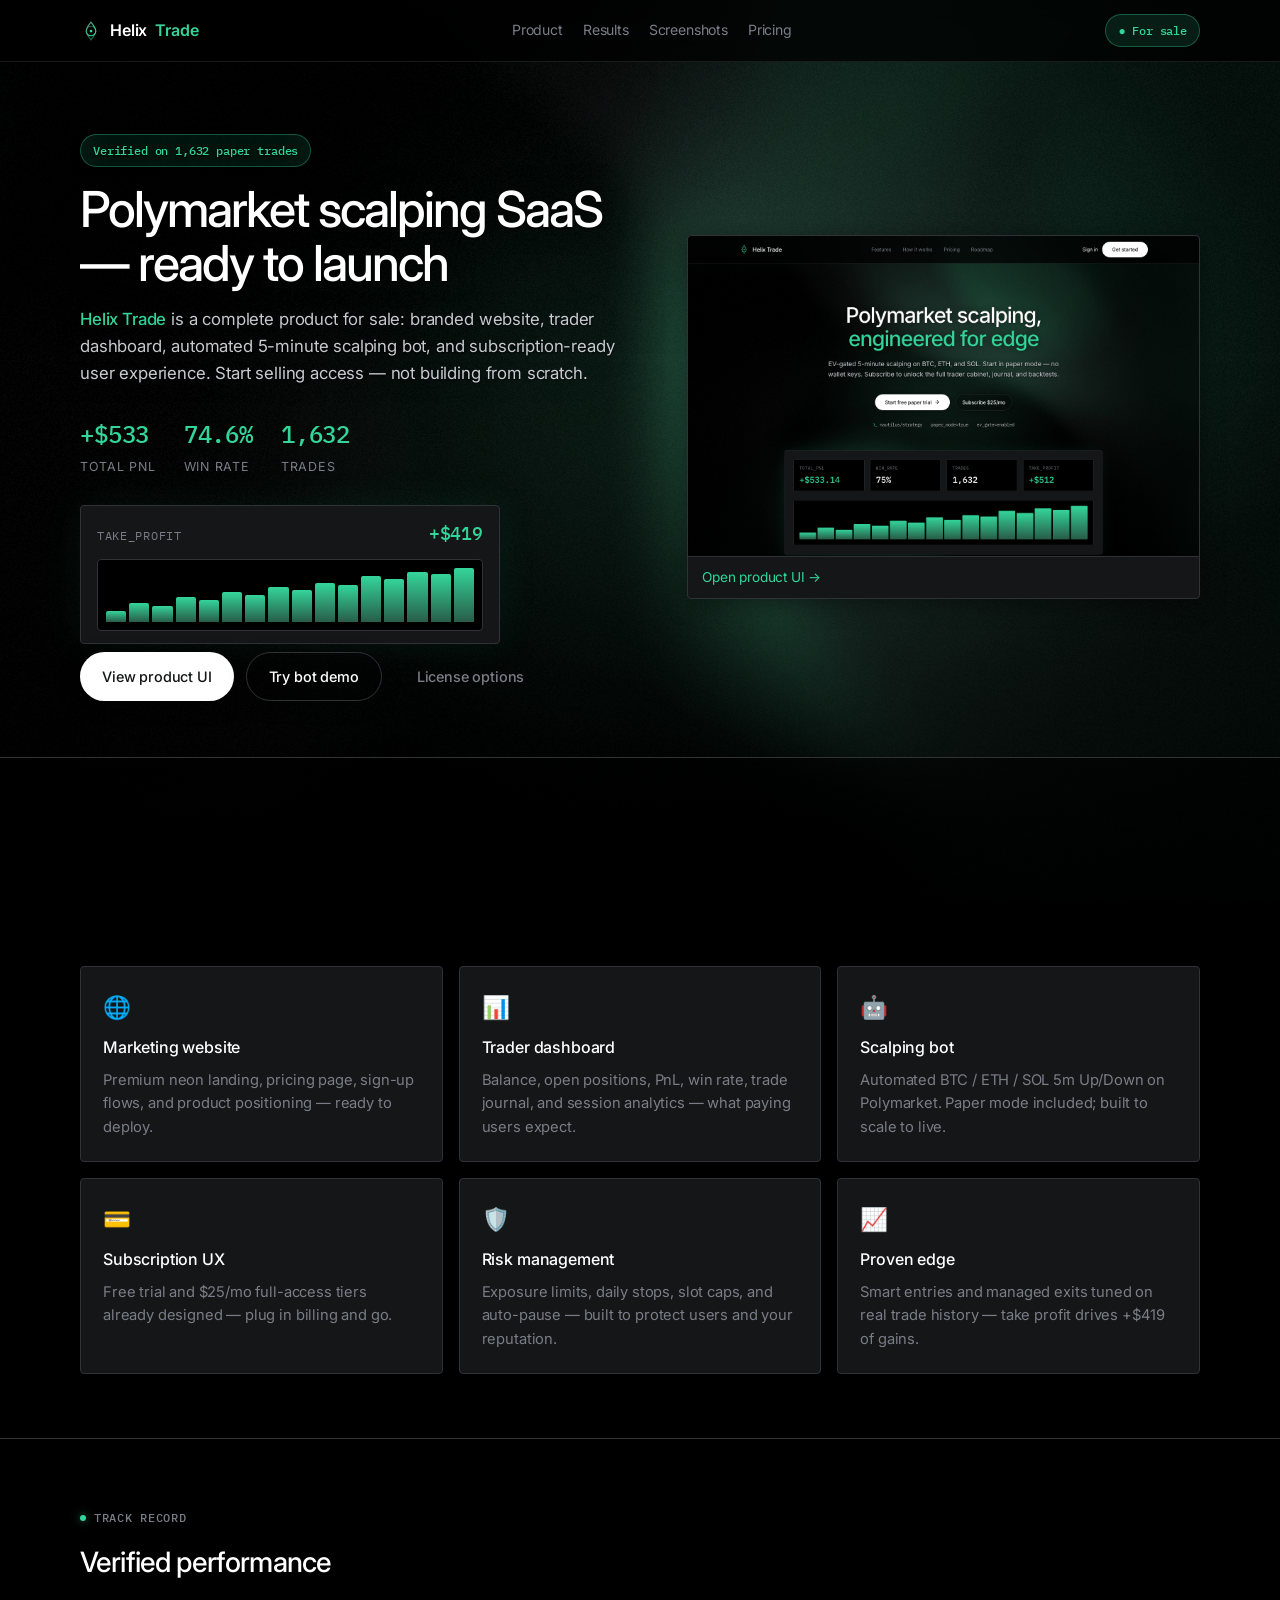
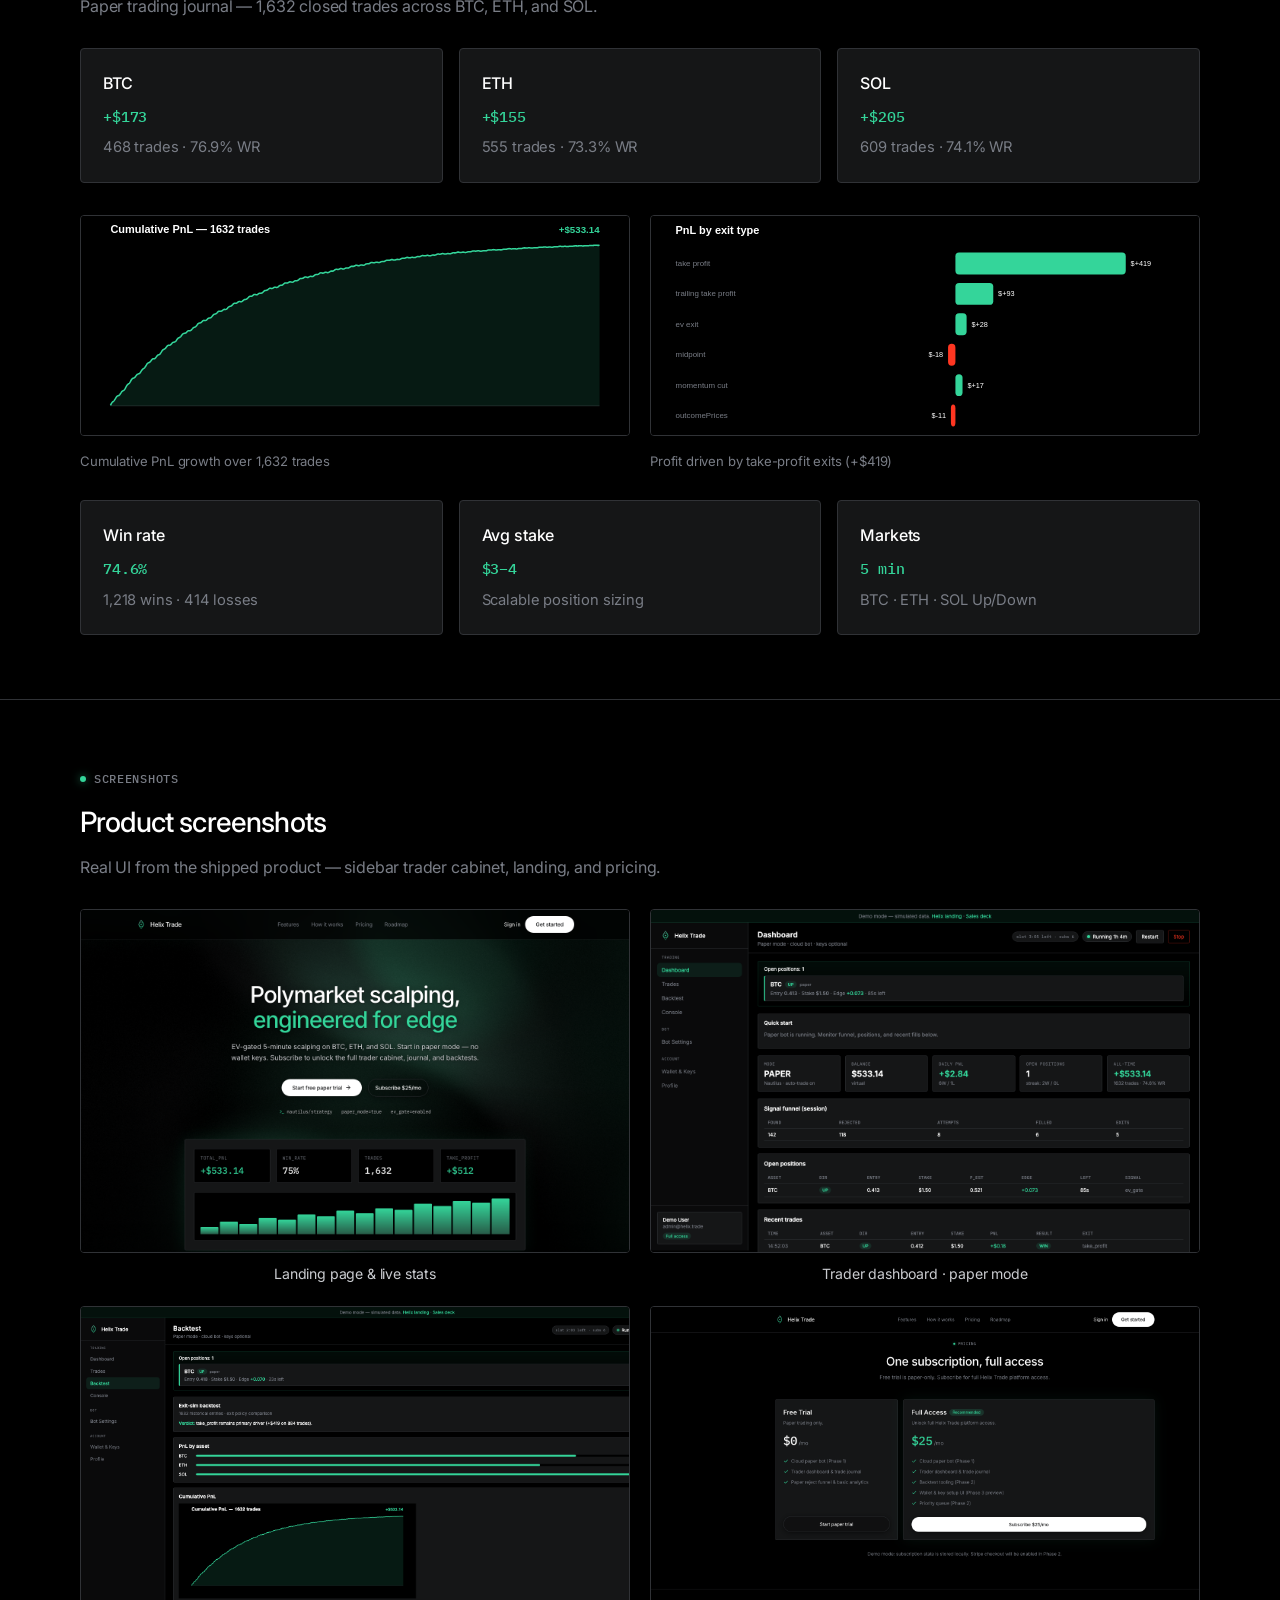
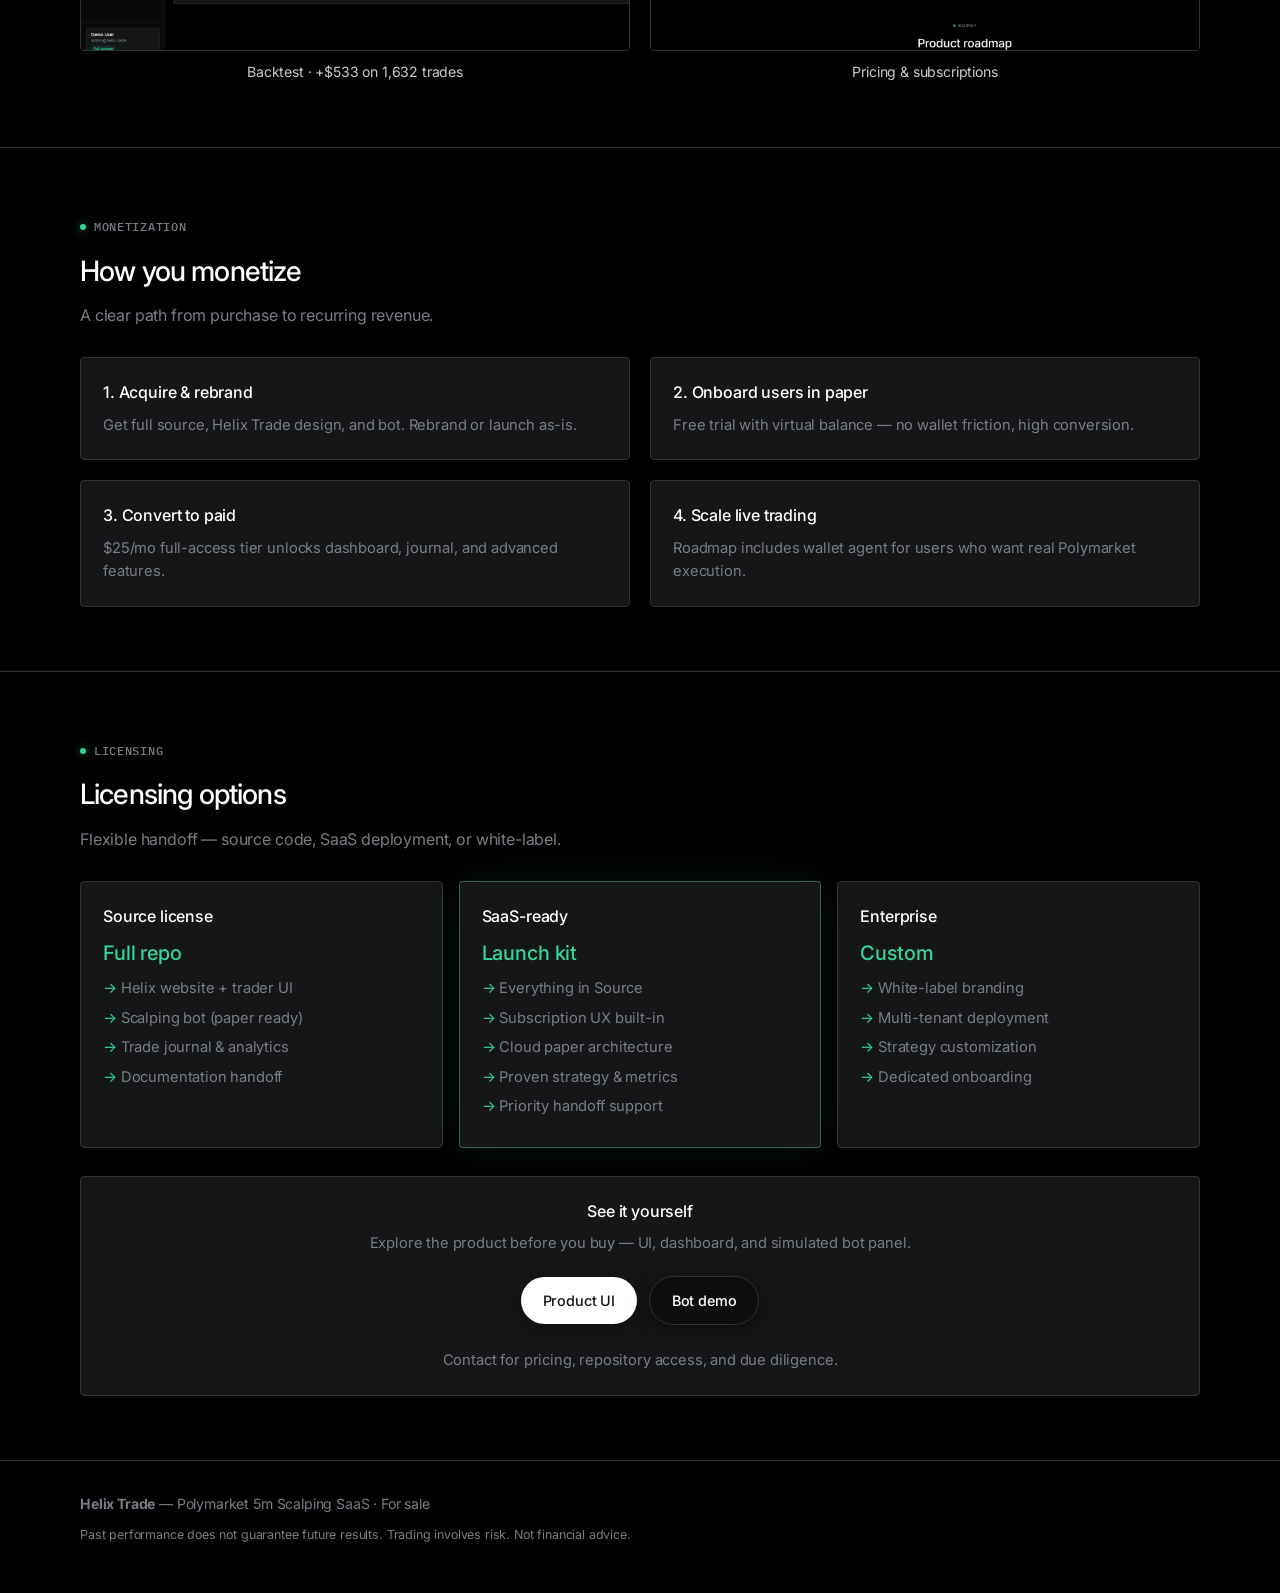
<file: index.html>
<!DOCTYPE html>
<html lang="en">
<head>
  <meta charset="UTF-8" />
  <meta name="viewport" content="width=device-width, initial-scale=1.0" />
  <title>Helix Trade — Polymarket Scalping SaaS (For Sale)</title>
  <meta name="description" content="Buy Helix Trade: turnkey Polymarket 5m scalping SaaS. +$533 PnL, 74.6% win rate, 1,632 trades. Website, bot, dashboard, subscription UX included." />
  <link rel="icon" href="assets/helix.svg" type="image/svg+xml" />
  <link rel="preconnect" href="https://fonts.googleapis.com" />
  <link rel="preconnect" href="https://fonts.gstatic.com" crossorigin />
  <link href="https://fonts.googleapis.com/css2?family=IBM+Plex+Mono:wght@400;500;600&family=Inter:wght@400;500;600&display=swap" rel="stylesheet" />
  <link rel="stylesheet" href="assets/css/style.css" />
</head>
<body>
  <div id="velaris-bg" class="velaris-bg" aria-hidden="true"></div>

  <div class="deck-shell">
  <nav id="deck-nav">
    <div class="container nav-inner">
      <a class="logo" href="./">
        <img src="assets/helix.svg" alt="" width="22" height="22" />
        Helix <span>Trade</span>
      </a>
      <div class="nav-links">
        <a class="nav-link" href="#product">Product</a>
        <a class="nav-link" href="#results">Results</a>
        <a class="nav-link" href="#screenshots">Screenshots</a>
        <a class="nav-link" href="#pricing">Pricing</a>
      </div>
      <span class="badge-profit">● For sale</span>
    </div>
  </nav>

  <header class="hero">
    <div class="container hero-grid">
      <div>
        <span class="badge-profit hero-enter" style="--d:0">Verified on 1,632 paper trades</span>
        <h1 class="hero-enter" style="--d:1">Polymarket scalping SaaS — ready to launch</h1>
        <p class="lead hero-enter" style="--d:2">
          <strong>Helix Trade</strong> is a complete product for sale: branded website, trader dashboard,
          automated 5-minute scalping bot, and subscription-ready user experience.
          Start selling access — not building from scratch.
        </p>
        <div class="hero-stats hero-enter" style="--d:3">
          <div class="stat"><div class="val" data-count-up="533" data-prefix="+$" data-count-immediate="true">+$533</div><div class="lbl">Total PnL</div></div>
          <div class="stat"><div class="val" data-count-up="74.6" data-suffix="%" data-decimals="1" data-count-immediate="true">74.6%</div><div class="lbl">Win rate</div></div>
          <div class="stat"><div class="val" data-count-up="1632" data-count-immediate="true">1,632</div><div class="lbl">Trades</div></div>
        </div>
        <div class="hero-chart-panel hero-enter helix-glow" style="--d:4">
          <div class="hero-chart-meta">
            <span class="hero-chart-label">take_profit</span>
            <span class="hero-chart-val" data-count-up="419" data-prefix="+$" data-count-immediate="true">+$419</span>
          </div>
          <div class="hero-chart-bars" aria-hidden="true"></div>
        </div>
        <div class="cta-row hero-enter" style="--d:5">
          <a class="btn btn-primary" href="helix/">View product UI</a>
          <a class="btn btn-secondary" href="demo/">Try bot demo</a>
          <a class="btn btn-ghost" href="#pricing">License options</a>
        </div>
      </div>
      <div class="hero-preview hero-enter" style="--d:3">
        <a class="preview-card shot-link helix-glow" href="helix/">
          <img src="assets/screenshots/01-helix-landing.png" alt="Helix Trade landing page" />
          <span class="preview-cta">Open product UI →</span>
        </a>
      </div>
    </div>
  </header>

  <section id="product">
    <div class="container">
      <div data-reveal>
        <p class="tag-badge">Product</p>
        <h2 class="section-title">Everything included</h2>
        <p class="section-sub">One purchase. Full stack. Ready for your brand, your users, your revenue.</p>
      </div>
      <div class="grid-3" data-stagger>
        <div class="card neon-card-interactive stagger-item">
          <div class="icon">🌐</div>
          <h3>Marketing website</h3>
          <p>Premium neon landing, pricing page, sign-up flows, and product positioning — ready to deploy.</p>
        </div>
        <div class="card neon-card-interactive stagger-item">
          <div class="icon">📊</div>
          <h3>Trader dashboard</h3>
          <p>Balance, open positions, PnL, win rate, trade journal, and session analytics — what paying users expect.</p>
        </div>
        <div class="card neon-card-interactive stagger-item">
          <div class="icon">🤖</div>
          <h3>Scalping bot</h3>
          <p>Automated BTC / ETH / SOL 5m Up/Down on Polymarket. Paper mode included; built to scale to live.</p>
        </div>
        <div class="card neon-card-interactive stagger-item">
          <div class="icon">💳</div>
          <h3>Subscription UX</h3>
          <p>Free trial and $25/mo full-access tiers already designed — plug in billing and go.</p>
        </div>
        <div class="card neon-card-interactive stagger-item">
          <div class="icon">🛡️</div>
          <h3>Risk management</h3>
          <p>Exposure limits, daily stops, slot caps, and auto-pause — built to protect users and your reputation.</p>
        </div>
        <div class="card neon-card-interactive stagger-item">
          <div class="icon">📈</div>
          <h3>Proven edge</h3>
          <p>Smart entries and managed exits tuned on real trade history — take profit drives +$419 of gains.</p>
        </div>
      </div>
    </div>
  </section>

  <section id="results">
    <div class="container">
      <div data-reveal>
        <p class="tag-badge">Track record</p>
        <h2 class="section-title">Verified performance</h2>
        <p class="section-sub">Paper trading journal — 1,632 closed trades across BTC, ETH, and SOL.</p>
      </div>

      <div class="grid-3" data-stagger style="margin-bottom:32px">
        <div class="card neon-card-interactive stagger-item"><h3>BTC</h3><p class="metric-val" data-count-up="173" data-prefix="+$">+$173</p><p>468 trades · 76.9% WR</p></div>
        <div class="card neon-card-interactive stagger-item"><h3>ETH</h3><p class="metric-val" data-count-up="155" data-prefix="+$">+$155</p><p>555 trades · 73.3% WR</p></div>
        <div class="card neon-card-interactive stagger-item"><h3>SOL</h3><p class="metric-val" data-count-up="205" data-prefix="+$">+$205</p><p>609 trades · 74.1% WR</p></div>
      </div>

      <div class="grid-2" data-stagger="0.12">
        <div class="shot-block stagger-item">
          <object type="image/svg+xml" data="assets/screenshots/06-cumulative-pnl-real.svg"></object>
          <p class="shot-caption">Cumulative PnL growth over 1,632 trades</p>
        </div>
        <div class="shot-block stagger-item">
          <object type="image/svg+xml" data="assets/screenshots/07-exit-pnl-real.svg"></object>
          <p class="shot-caption">Profit driven by take-profit exits (+$419)</p>
        </div>
      </div>

      <div class="grid-3" data-stagger style="margin-top:28px">
        <div class="card neon-card-interactive stagger-item"><h3>Win rate</h3><p class="metric-val" data-count-up="74.6" data-suffix="%" data-decimals="1">74.6%</p><p>1,218 wins · 414 losses</p></div>
        <div class="card neon-card-interactive stagger-item"><h3>Avg stake</h3><p class="metric-val">$3–4</p><p>Scalable position sizing</p></div>
        <div class="card neon-card-interactive stagger-item"><h3>Markets</h3><p class="metric-val">5 min</p><p>BTC · ETH · SOL Up/Down</p></div>
      </div>
    </div>
  </section>

  <section id="screenshots">
    <div class="container">
      <div data-reveal>
        <p class="tag-badge">Screenshots</p>
        <h2 class="section-title">Product screenshots</h2>
        <p class="section-sub">Real UI from the shipped product — sidebar trader cabinet, landing, and pricing.</p>
      </div>

      <div class="shot-grid" data-stagger="0.1">
        <figure class="shot-card stagger-item neon-card-interactive">
          <a href="helix/"><img src="assets/screenshots/01-helix-landing.png" alt="Helix Trade landing" loading="lazy" /></a>
          <figcaption>Landing page & live stats</figcaption>
        </figure>
        <figure class="shot-card stagger-item neon-card-interactive">
          <a href="demo/"><img src="assets/screenshots/02-dashboard.png" alt="Trader dashboard" loading="lazy" /></a>
          <figcaption>Trader dashboard · paper mode</figcaption>
        </figure>
        <figure class="shot-card stagger-item neon-card-interactive">
          <a href="demo/"><img src="assets/screenshots/03-backtest.png" alt="Backtest analytics" loading="lazy" /></a>
          <figcaption>Backtest · +$533 on 1,632 trades</figcaption>
        </figure>
        <figure class="shot-card stagger-item neon-card-interactive">
          <a href="helix/#pricing"><img src="assets/screenshots/04-pricing.png" alt="Pricing page" loading="lazy" /></a>
          <figcaption>Pricing & subscriptions</figcaption>
        </figure>
      </div>
    </div>
  </section>

  <section id="how">
    <div class="container">
      <div data-reveal>
        <p class="tag-badge">Monetization</p>
        <h2 class="section-title">How you monetize</h2>
        <p class="section-sub">A clear path from purchase to recurring revenue.</p>
      </div>
      <div class="grid-2" data-stagger>
        <div class="card neon-card-interactive stagger-item">
          <h3>1. Acquire & rebrand</h3>
          <p>Get full source, Helix Trade design, and bot. Rebrand or launch as-is.</p>
        </div>
        <div class="card neon-card-interactive stagger-item">
          <h3>2. Onboard users in paper</h3>
          <p>Free trial with virtual balance — no wallet friction, high conversion.</p>
        </div>
        <div class="card neon-card-interactive stagger-item">
          <h3>3. Convert to paid</h3>
          <p>$25/mo full-access tier unlocks dashboard, journal, and advanced features.</p>
        </div>
        <div class="card neon-card-interactive stagger-item">
          <h3>4. Scale live trading</h3>
          <p>Roadmap includes wallet agent for users who want real Polymarket execution.</p>
        </div>
      </div>
    </div>
  </section>

  <section id="pricing" class="pricing">
    <div class="container">
      <div data-reveal>
        <p class="tag-badge">Licensing</p>
        <h2 class="section-title">Licensing options</h2>
        <p class="section-sub">Flexible handoff — source code, SaaS deployment, or white-label.</p>
      </div>
      <div class="grid-3" data-stagger="0.12">
        <div class="card price-card neon-card-interactive stagger-item">
          <h3>Source license</h3>
          <div class="price">Full repo</div>
          <ul>
            <li>Helix website + trader UI</li>
            <li>Scalping bot (paper ready)</li>
            <li>Trade journal & analytics</li>
            <li>Documentation handoff</li>
          </ul>
        </div>
        <div class="card price-card featured neon-card-interactive stagger-item">
          <h3>SaaS-ready</h3>
          <div class="price">Launch kit</div>
          <ul>
            <li>Everything in Source</li>
            <li>Subscription UX built-in</li>
            <li>Cloud paper architecture</li>
            <li>Proven strategy & metrics</li>
            <li>Priority handoff support</li>
          </ul>
        </div>
        <div class="card price-card neon-card-interactive stagger-item">
          <h3>Enterprise</h3>
          <div class="price">Custom</div>
          <ul>
            <li>White-label branding</li>
            <li>Multi-tenant deployment</li>
            <li>Strategy customization</li>
            <li>Dedicated onboarding</li>
          </ul>
        </div>
      </div>

      <div class="card cta-card neon-card-interactive" data-reveal>
        <h3>See it yourself</h3>
        <p>Explore the product before you buy — UI, dashboard, and simulated bot panel.</p>
        <p style="margin-top:16px">
          <a class="btn btn-primary" href="helix/">Product UI</a>
          <a class="btn btn-secondary" href="demo/">Bot demo</a>
        </p>
        <p class="muted" style="margin-top:20px">Contact for pricing, repository access, and due diligence.</p>
      </div>
    </div>
  </section>

  <footer>
    <div class="container">
      <p><strong>Helix Trade</strong> — Polymarket 5m Scalping SaaS · For sale</p>
      <p class="disclaimer">Past performance does not guarantee future results. Trading involves risk. Not financial advice.</p>
    </div>
  </footer>
  </div>

  <script src="assets/js/velaris-bg.js"></script>
  <script src="assets/js/deck.js"></script>
</body>
</html>
</file>
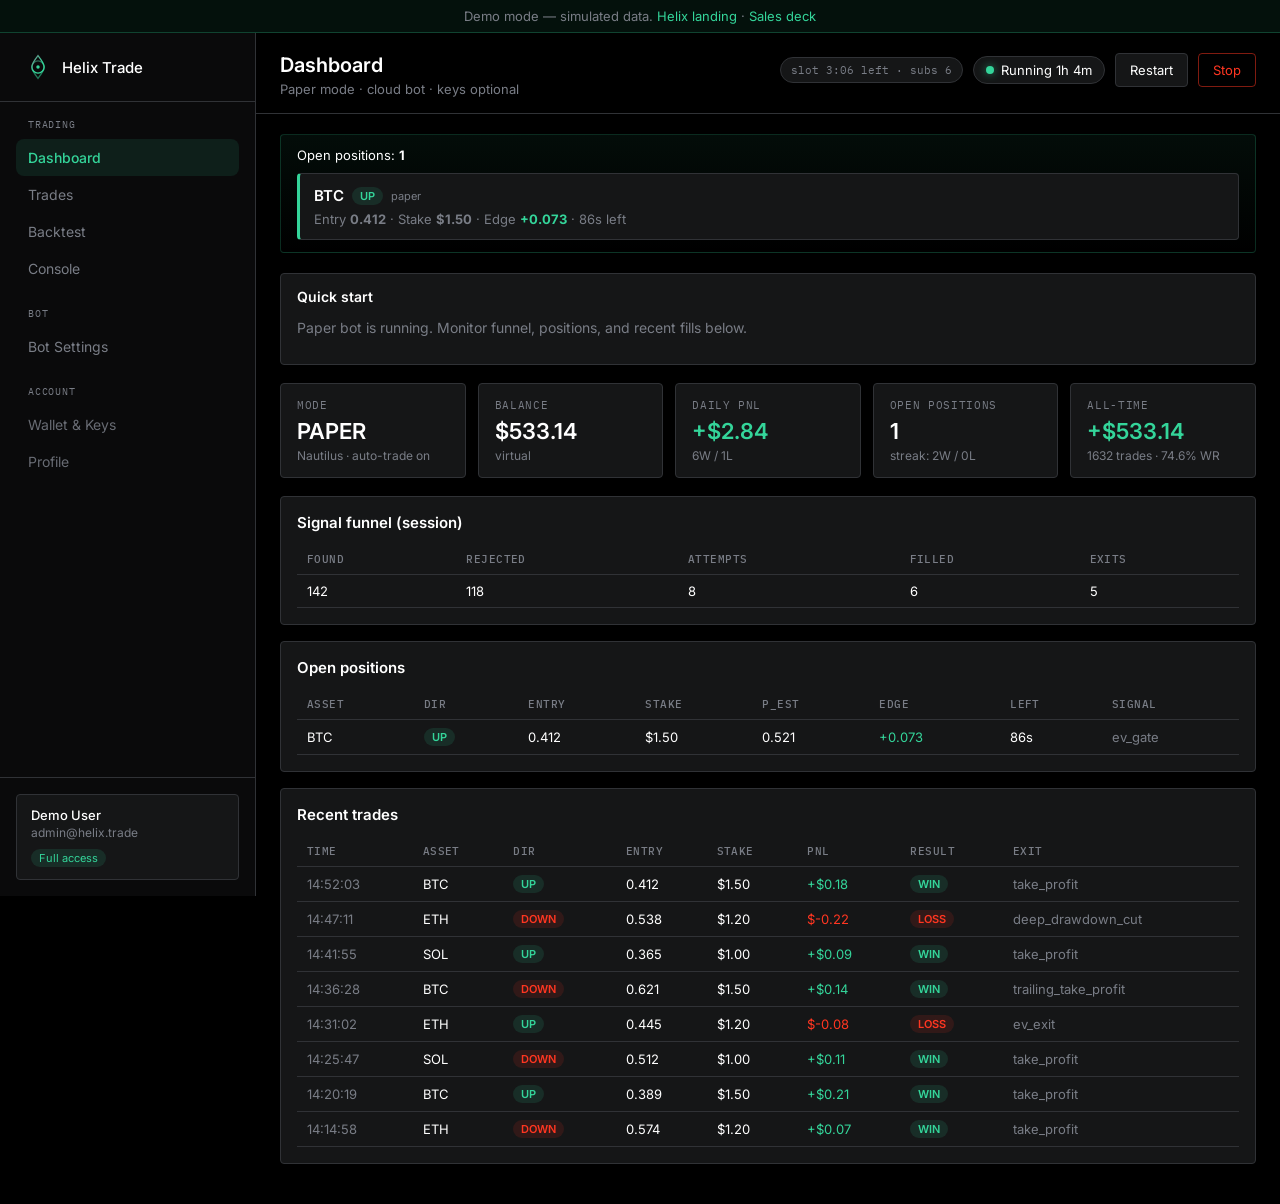
<file: demo/index.html>
<!DOCTYPE html>
<html lang="en">
<head>
  <meta charset="UTF-8" />
  <meta name="viewport" content="width=device-width, initial-scale=1.0" />
  <title>Helix Trade — Dashboard Demo</title>
  <meta name="description" content="Helix Trade trader cabinet demo — Polymarket 5m scalping bot simulation." />
  <link rel="icon" href="../assets/helix.svg" type="image/svg+xml" />
  <link rel="preconnect" href="https://fonts.googleapis.com" />
  <link rel="preconnect" href="https://fonts.gstatic.com" crossorigin />
  <link href="https://fonts.googleapis.com/css2?family=IBM+Plex+Mono:wght@400;500&family=Inter:wght@400;500;600&display=swap" rel="stylesheet" />
  <link rel="stylesheet" href="../assets/css/demo.css" />
</head>
<body>
  <div class="demo-banner">
    Demo mode — simulated data. <a href="../helix/">Helix landing</a> · <a href="../index.html">Sales deck</a>
  </div>

  <div class="app-shell">
    <aside class="sidebar">
      <div class="sidebar-brand">
        <img src="../assets/helix.svg" alt="" width="28" height="28" />
        <span>Helix Trade</span>
      </div>

      <nav class="sidebar-nav">
        <p class="nav-section">Trading</p>
        <button type="button" class="nav-item active" data-tab="dashboard">Dashboard</button>
        <button type="button" class="nav-item" data-tab="trades">Trades</button>
        <button type="button" class="nav-item" data-tab="backtest">Backtest</button>
        <button type="button" class="nav-item" data-tab="console">Console</button>

        <p class="nav-section">Bot</p>
        <button type="button" class="nav-item" data-tab="settings">Bot Settings</button>

        <p class="nav-section">Account</p>
        <button type="button" class="nav-item nav-item-muted" data-tab="wallet">Wallet & Keys</button>
        <button type="button" class="nav-item nav-item-muted" data-tab="profile">Profile</button>
      </nav>

      <div class="sidebar-user">
        <div class="user-card">
          <p class="user-name">Demo User</p>
          <p class="user-email">admin@helix.trade</p>
          <span class="user-plan">Full access</span>
        </div>
      </div>
    </aside>

    <div class="main-col">
      <header class="main-header">
        <div>
          <h1 class="page-title" id="page-title">Dashboard</h1>
          <p class="page-sub">Paper mode · cloud bot · keys optional</p>
        </div>
        <div class="toolbar">
          <span class="nautilus-pill dim" id="nautilus-pill">slot 3:07 left · subs 6</span>
          <span class="status-pill">
            <span class="dot on" id="status-dot"></span>
            <span id="status-text">Running 1h 4m</span>
          </span>
          <button class="btn" id="btn-restart">Restart</button>
          <button class="btn btn-danger" id="btn-stop">Stop</button>
          <button class="btn btn-primary" id="btn-start" style="display:none">Start</button>
        </div>
      </header>

      <main class="main-content">
        <div class="open-pos-bar" id="open-pos-bar">
          <p class="open-pos-label">Open positions: <strong>1</strong></p>
          <div class="pos-card pos-up">
            <div class="pos-card-head">
              <span class="pos-asset" id="pos-card-asset">BTC</span>
              <span class="badge up" id="pos-card-dir">UP</span>
              <span class="dim pos-paper">paper</span>
            </div>
            <p class="pos-meta dim">
              Entry <strong id="pos-card-entry">0.412</strong> ·
              Stake <strong id="pos-card-stake">$1.50</strong> ·
              Edge <strong class="green-text" id="pos-card-edge">+0.073</strong> ·
              <span id="pos-card-time">87s</span> left
            </p>
          </div>
        </div>

        <div class="tab-panel active" id="tab-dashboard">
          <div class="quick-card">
            <p class="quick-title">Quick start</p>
            <p class="dim">Paper bot is running. Monitor funnel, positions, and recent fills below.</p>
          </div>

          <div class="cards">
            <div class="stat-card">
              <p class="label">Mode</p>
              <p class="value" id="val-mode">PAPER</p>
              <p class="sub" id="sub-mode">Nautilus · auto-trade on</p>
            </div>
            <div class="stat-card">
              <p class="label">Balance</p>
              <p class="value" id="val-balance">$533.14</p>
              <p class="sub" id="sub-balance">virtual</p>
            </div>
            <div class="stat-card">
              <p class="label">Daily PnL</p>
              <p class="value green-text" id="val-daily">+$2.84</p>
              <p class="sub" id="sub-daily">6W / 1L</p>
            </div>
            <div class="stat-card">
              <p class="label">Open positions</p>
              <p class="value" id="val-open">1</p>
              <p class="sub" id="sub-open">streak: 2W / 0L</p>
            </div>
            <div class="stat-card">
              <p class="label">All-time</p>
              <p class="value green-text" id="val-total">+$533.14</p>
              <p class="sub" id="sub-total">1632 trades · 74.6% WR</p>
            </div>
          </div>

          <div class="panel">
            <h3>Signal funnel (session)</h3>
            <table>
              <thead>
                <tr><th>Found</th><th>Rejected</th><th>Attempts</th><th>Filled</th><th>Exits</th></tr>
              </thead>
              <tbody>
                <tr>
                  <td id="f-found">142</td>
                  <td id="f-rejected">118</td>
                  <td id="f-attempted">8</td>
                  <td id="f-filled">6</td>
                  <td id="f-exits">5</td>
                </tr>
              </tbody>
            </table>
          </div>

          <div class="panel">
            <h3>Open positions</h3>
            <div class="table-wrap">
              <table>
                <thead>
                  <tr>
                    <th>Asset</th><th>Dir</th><th>Entry</th><th>Stake</th>
                    <th>p_est</th><th>edge</th><th>Left</th><th>Signal</th>
                  </tr>
                </thead>
                <tbody id="positions-tbody"></tbody>
              </table>
            </div>
          </div>

          <div class="panel">
            <h3>Recent trades</h3>
            <div class="table-wrap">
              <table>
                <thead>
                  <tr>
                    <th>Time</th><th>Asset</th><th>Dir</th><th>Entry</th>
                    <th>Stake</th><th>PnL</th><th>Result</th><th>Exit</th>
                  </tr>
                </thead>
                <tbody id="trades-tbody"></tbody>
              </table>
            </div>
          </div>
        </div>

        <div class="tab-panel" id="tab-trades">
          <div class="panel">
            <h3>Trade history</h3>
            <p class="dim panel-desc">1632 closed · paper · 74.6% WR (1218W / 414L)</p>
            <div class="table-wrap">
              <table>
                <thead>
                  <tr>
                    <th>Time</th><th>Asset</th><th>Dir</th><th>Entry</th>
                    <th>Stake</th><th>PnL</th><th>Result</th><th>Exit</th>
                  </tr>
                </thead>
                <tbody id="trades-tbody-full"></tbody>
              </table>
            </div>
          </div>
          <div class="cards cards-3">
            <div class="stat-card"><p class="label">Total PnL</p><p class="value green-text">+$533.14</p></div>
            <div class="stat-card"><p class="label">Win rate</p><p class="value">74.6%</p></div>
            <div class="stat-card"><p class="label">Best exit</p><p class="value green-text">take_profit</p><p class="sub">+$419 · 884 trades</p></div>
          </div>
        </div>

        <div class="tab-panel" id="tab-backtest">
          <div class="panel">
            <h3>Exit-sim backtest</h3>
            <p class="dim panel-desc">1632 historical entries · exit policy comparison</p>
            <p class="verdict"><strong class="green-text">Verdict:</strong> take_profit remains primary driver (+$419 on 884 trades).</p>
          </div>
          <div class="panel">
            <h3>PnL by asset</h3>
            <div class="asset-bars">
              <div class="asset-row"><span>BTC</span><div class="bar-track"><div class="bar-fill" style="width:84%"></div></div><span class="green-text">+$172.69</span><span class="dim">468 · 76.9%</span></div>
              <div class="asset-row"><span>ETH</span><div class="bar-track"><div class="bar-fill" style="width:76%"></div></div><span class="green-text">+$155.45</span><span class="dim">555 · 73.3%</span></div>
              <div class="asset-row"><span>SOL</span><div class="bar-track"><div class="bar-fill" style="width:100%"></div></div><span class="green-text">+$205.00</span><span class="dim">609 · 74.1%</span></div>
            </div>
          </div>
          <div class="panel">
            <h3>Cumulative PnL</h3>
            <object type="image/svg+xml" data="../assets/screenshots/06-cumulative-pnl-real.svg" class="chart-object"></object>
          </div>
        </div>

        <div class="tab-panel" id="tab-console">
          <div class="console-toolbar">
            <span class="status-pill"><span class="dot on"></span> connected</span>
            <button type="button" class="chip active">All</button>
            <button type="button" class="chip">Orders</button>
            <button type="button" class="chip">Scan</button>
            <button type="button" class="chip">Filters</button>
          </div>
          <div class="console" id="console-box"></div>
        </div>

        <div class="tab-panel" id="tab-settings">
          <div class="panel">
            <p class="dim panel-desc">Strategy parameters preview — full controls in source handoff.</p>
          </div>
          <details class="settings-group" open>
            <summary>General</summary>
            <div class="field"><span>PAPER_TRADE</span><label class="toggle"><input type="checkbox" checked /><span class="slider"></span></label></div>
            <div class="field"><span>AUTO_TRADE</span><label class="toggle"><input type="checkbox" checked /><span class="slider"></span></label></div>
            <div class="field"><span>ASSETS</span><span class="dim">BTC, ETH, SOL</span></div>
          </details>
          <details class="settings-group" open>
            <summary>EV gate</summary>
            <div class="field"><span>MIN_EDGE</span><span>0.07</span></div>
            <div class="field"><span>ENTRY_SECONDS_LEFT_MAX</span><span>180</span></div>
            <div class="field"><span>MAX_UP_PER_SLOT</span><span>1</span></div>
          </details>
          <details class="settings-group">
            <summary>Exit policy</summary>
            <div class="field"><span>TAKE_PROFIT_PCT</span><span>0.07</span></div>
            <div class="field"><span>DEEP_DRAWDOWN_CUT</span><span>0.26</span></div>
            <div class="field"><span>TRAILING_TP</span><label class="toggle"><input type="checkbox" checked /><span class="slider"></span></label></div>
          </details>
        </div>

        <div class="tab-panel" id="tab-wallet">
          <div class="panel placeholder-panel">
            <h3>Wallet & Keys</h3>
            <p class="dim">Phase 3 — CLOB keys via desktop agent. Available in full product handoff.</p>
            <a class="link-btn" href="../helix/">See Helix UI →</a>
          </div>
        </div>

        <div class="tab-panel" id="tab-profile">
          <div class="panel placeholder-panel">
            <h3>Profile & subscription</h3>
            <p class="dim">Full Access · $25/mo · paper trial included.</p>
            <a class="link-btn" href="../helix/">See pricing →</a>
          </div>
        </div>
      </main>
    </div>
  </div>

  <nav class="mobile-nav">
    <button type="button" class="mobile-nav-item active" data-tab="dashboard">Home</button>
    <button type="button" class="mobile-nav-item" data-tab="trades">Trades</button>
    <button type="button" class="mobile-nav-item" data-tab="console">Console</button>
    <button type="button" class="mobile-nav-item" data-tab="settings">Settings</button>
  </nav>

  <script src="../assets/js/demo.js"></script>
</body>
</html>
</file>
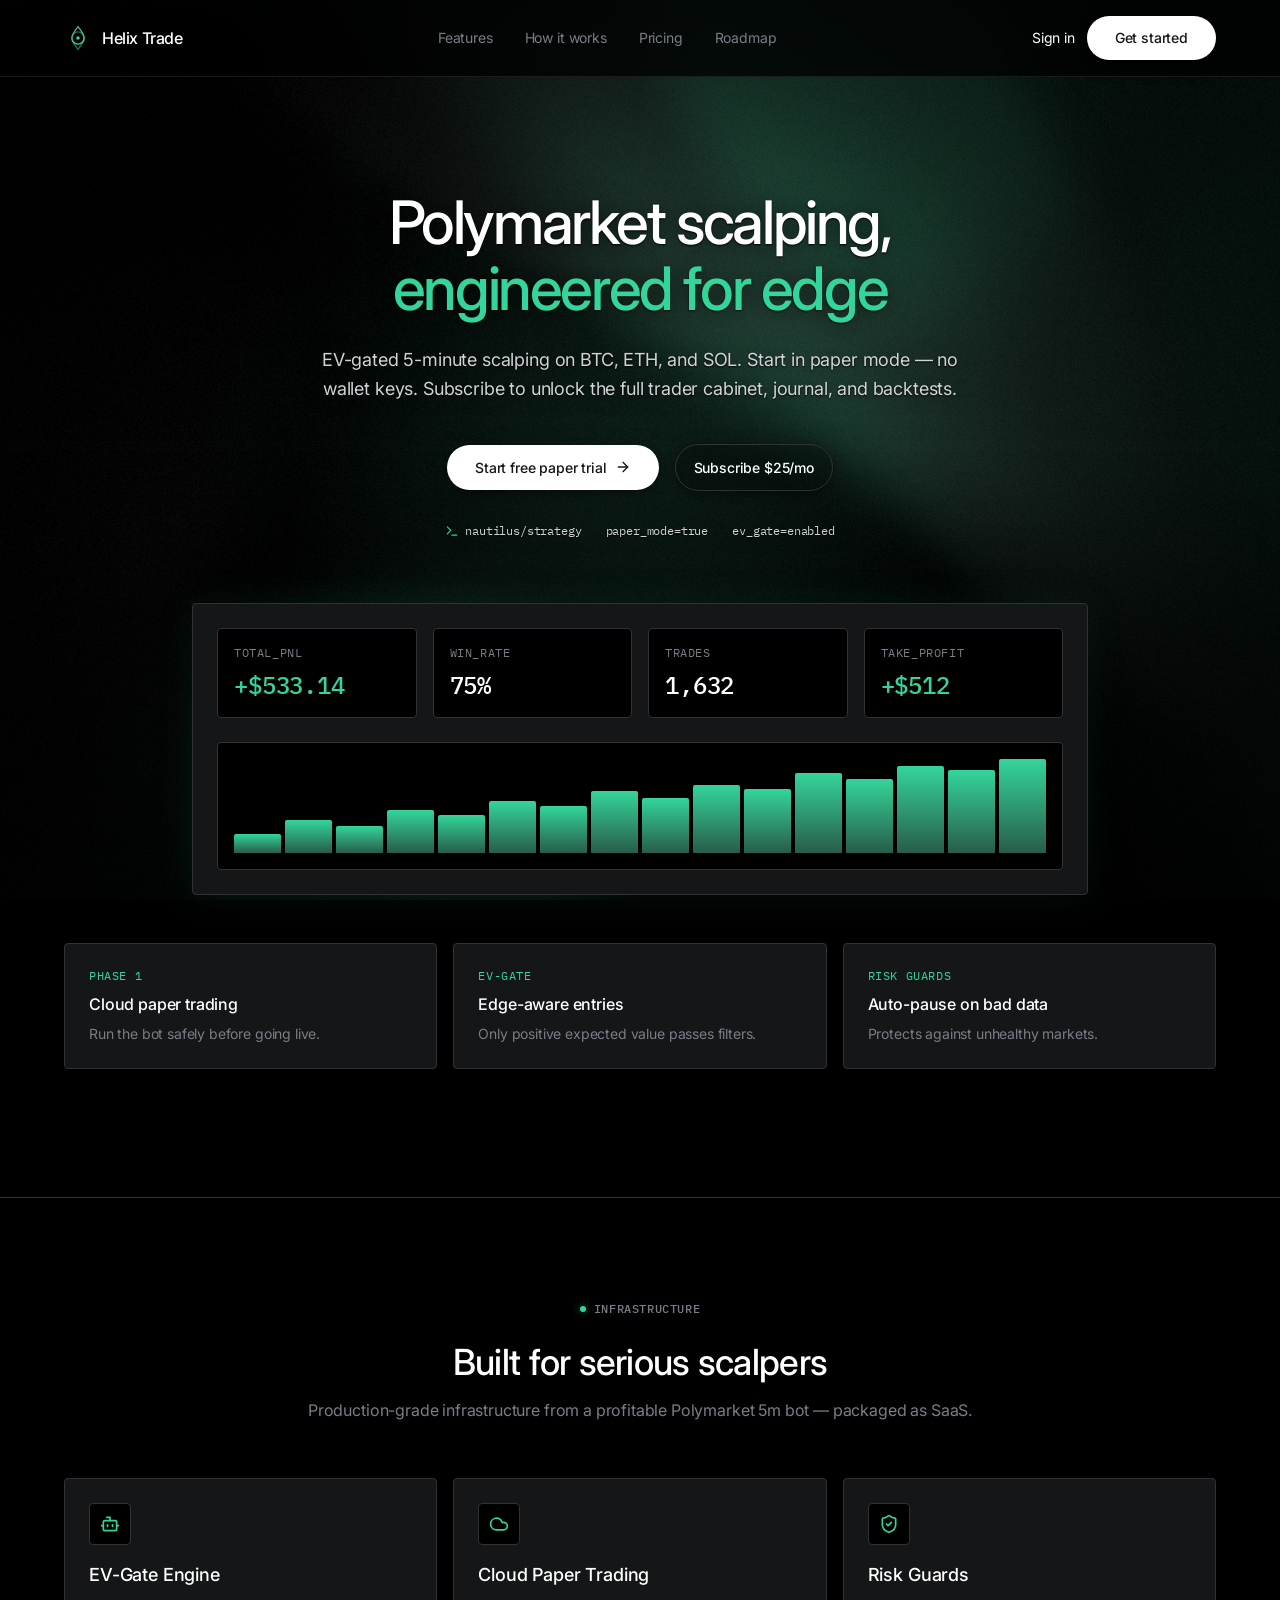
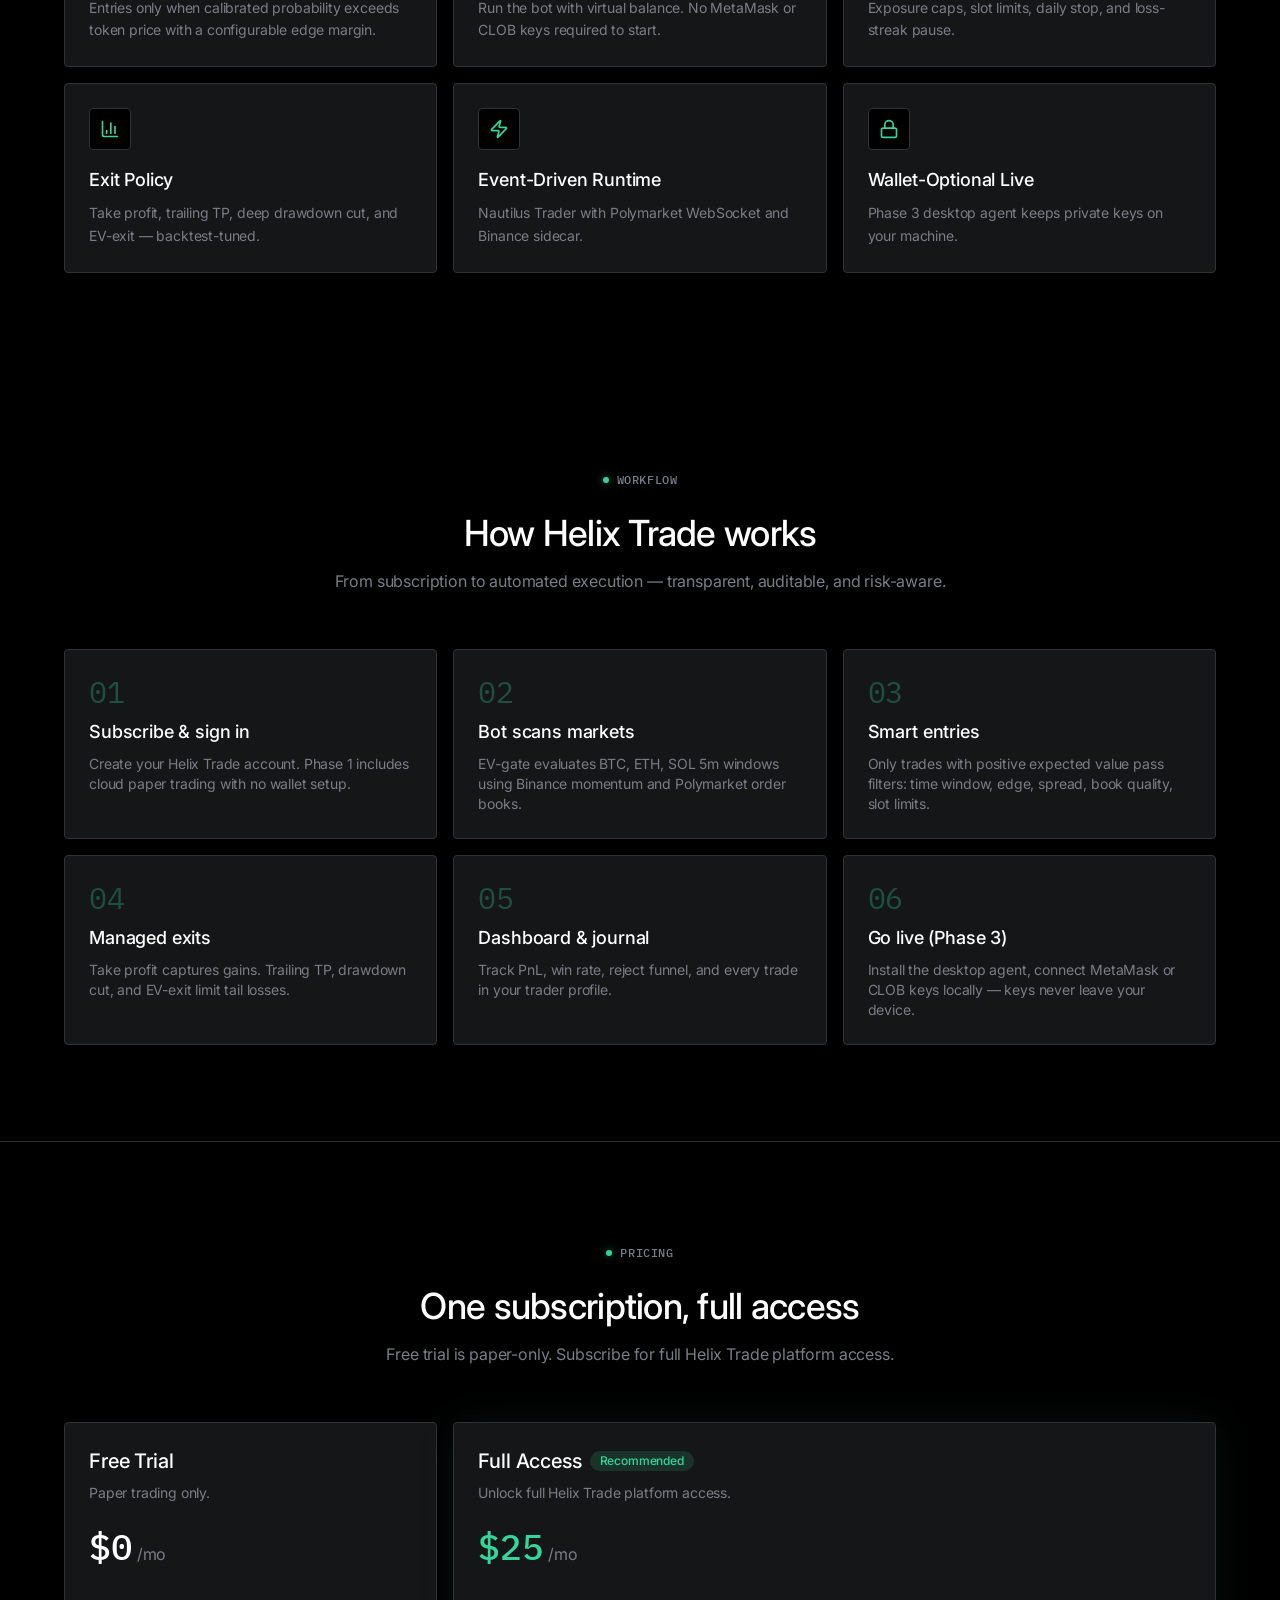
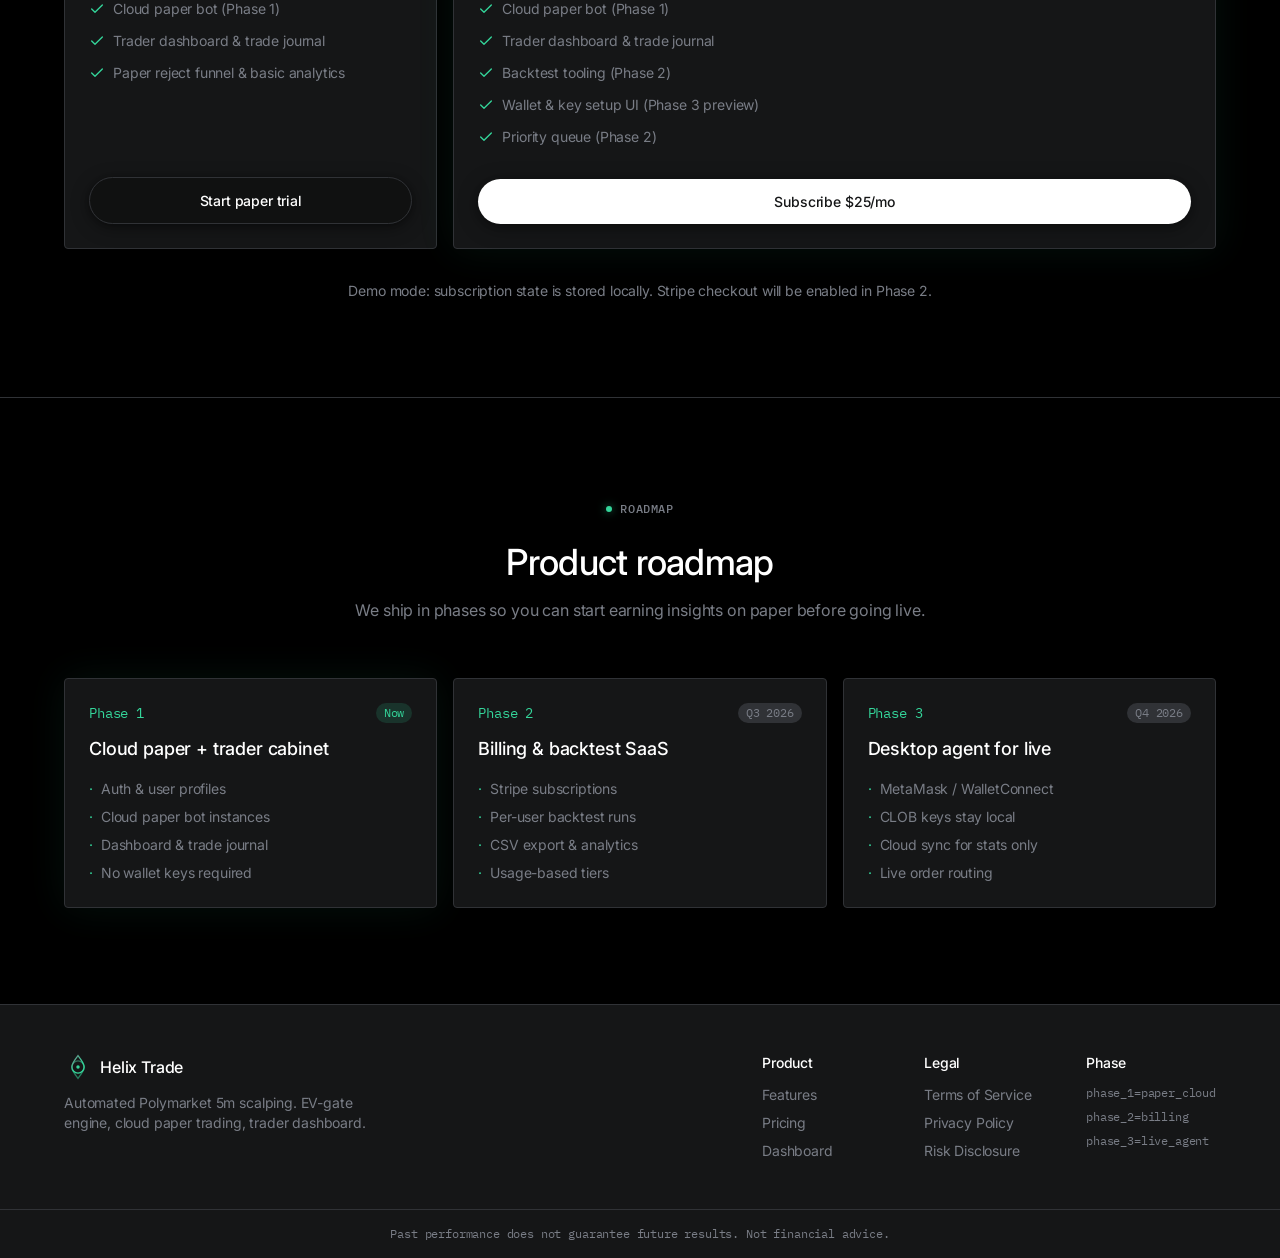
<file: helix/index.html>
<!doctype html>
<html lang="en" class="dark">
  <head>
    <meta charset="UTF-8" />
    <link rel="icon" type="image/svg+xml" href="./helix.svg" />
    <meta name="viewport" content="width=device-width, initial-scale=1.0" />
    <meta name="description" content="Helix Trade — automated Polymarket 5m scalping with EV-gate, cloud paper trading, and trader dashboard." />
    <link rel="preconnect" href="https://fonts.googleapis.com" />
    <link rel="preconnect" href="https://fonts.gstatic.com" crossorigin />
    <link href="https://fonts.googleapis.com/css2?family=IBM+Plex+Mono:wght@400;500;600&family=Inter:wght@400;500;600&display=swap" rel="stylesheet" />
    <title>Helix Trade — Polymarket Scalping</title>
    <script type="module" crossorigin src="./assets/index-BUyw4ubK.js"></script>
    <link rel="stylesheet" crossorigin href="./assets/index-C_BKMJrv.css">
  </head>
  <body>
    <div id="root"></div>
  </body>
</html>
</file>
<file: assets/css/style.css>
/* Helix Trade — SaaS sales deck (Neon design system) */

:root {
  --bg: #000000;
  --bg2: #151617;
  --card: #151617;
  --border: #303236;
  --text: #ffffff;
  --muted: #797d86;
  --cloud: #c9cbcf;
  --neon: #34d59a;
  --neon-dim: rgba(52, 213, 154, 0.12);
  --radius: 4px;
  --shadow: 0 4px 24px rgba(0, 0, 0, 0.45);
}

* {
  box-sizing: border-box;
  margin: 0;
  padding: 0;
}

html {
  scroll-behavior: smooth;
}

@media (prefers-reduced-motion: reduce) {
  html {
    scroll-behavior: auto;
  }

  *,
  *::before,
  *::after {
    animation-duration: 0.01ms !important;
    animation-iteration-count: 1 !important;
    transition-duration: 0.01ms !important;
  }
}

body {
  font-family: Inter, -apple-system, BlinkMacSystemFont, "Segoe UI", Roboto, sans-serif;
  background: var(--bg);
  color: var(--text);
  line-height: 1.6;
  letter-spacing: -0.01em;
  position: relative;
}

.velaris-bg {
  position: fixed;
  inset: 0;
  z-index: 0;
  pointer-events: none;
  overflow: hidden;
}

.velaris-bg::after {
  content: "";
  position: absolute;
  inset: 0;
  background: linear-gradient(to bottom, rgba(0, 0, 0, 0.1), transparent 40%, rgba(0, 0, 0, 0.6));
}

.velaris-canvas {
  position: absolute;
  inset: 0;
  width: 100%;
  height: 100%;
}

.deck-shell {
  position: relative;
  z-index: 1;
}

a {
  color: var(--neon);
  text-decoration: none;
}

img {
  max-width: 100%;
  display: block;
}

.container {
  width: min(1120px, 92vw);
  margin: 0 auto;
}

nav {
  position: sticky;
  top: 0;
  z-index: 50;
  backdrop-filter: blur(12px);
  background: rgba(0, 0, 0, 0.75);
  border-bottom: 1px solid rgba(48, 50, 54, 0.5);
  transition:
    background-color 0.2s ease-out,
    border-color 0.2s ease-out;
}

nav.nav-scrolled {
  background: rgba(0, 0, 0, 0.92);
  border-bottom-color: rgba(48, 50, 54, 0.9);
}

.nav-inner {
  display: flex;
  align-items: center;
  justify-content: space-between;
  padding: 14px 0;
  gap: 16px;
}

.logo {
  display: inline-flex;
  align-items: center;
  gap: 8px;
  font-weight: 600;
  font-size: 1rem;
  color: var(--text);
}

.logo span {
  color: var(--neon);
}

.nav-links {
  display: flex;
  gap: 20px;
  font-size: 0.88rem;
  flex-wrap: wrap;
}

.nav-links a {
  color: var(--muted);
}

.nav-link {
  position: relative;
  transition: color 0.2s ease-out;
}

.nav-link::after {
  content: "";
  position: absolute;
  left: 0;
  bottom: -4px;
  width: 0;
  height: 1px;
  background: var(--neon);
  transition: width 0.25s ease-out;
}

.nav-link:hover {
  color: var(--text);
}

.nav-link:hover::after {
  width: 100%;
}

.badge-profit {
  display: inline-flex;
  align-items: center;
  gap: 8px;
  background: var(--neon-dim);
  color: var(--neon);
  border: 1px solid rgba(52, 213, 154, 0.35);
  padding: 6px 12px;
  border-radius: 999px;
  font-family: "IBM Plex Mono", ui-monospace, monospace;
  font-size: 0.75rem;
  font-weight: 500;
  white-space: nowrap;
}

.hero {
  padding: 72px 0 56px;
  position: relative;
  overflow: hidden;
}

.hero h1,
.hero .lead,
.hero .badge-profit {
  text-shadow:
    0 1px 2px rgba(0, 0, 0, 0.92),
    0 0 24px rgba(0, 0, 0, 0.55);
}

.hero-enter {
  opacity: 0;
  transform: translateY(20px);
  animation: hero-fade-up 0.35s cubic-bezier(0.22, 1, 0.36, 1) forwards;
  animation-delay: calc(var(--d, 0) * 0.1s + 0.05s);
}

@keyframes hero-fade-up {
  to {
    opacity: 1;
    transform: translateY(0);
  }
}

.hero-chart-panel {
  margin: 20px 0 8px;
  max-width: 420px;
  padding: 14px 16px 12px;
  background: var(--bg2);
  border: 1px solid var(--border);
  border-radius: var(--radius);
}

.hero-chart-meta {
  display: flex;
  align-items: baseline;
  justify-content: space-between;
  margin-bottom: 10px;
}

.hero-chart-label {
  font-family: "IBM Plex Mono", ui-monospace, monospace;
  font-size: 0.72rem;
  text-transform: uppercase;
  letter-spacing: 0.06em;
  color: var(--muted);
}

.hero-chart-val {
  font-family: "IBM Plex Mono", ui-monospace, monospace;
  font-size: 1.1rem;
  font-weight: 500;
  color: var(--neon);
}

.hero-chart-bars {
  display: flex;
  align-items: flex-end;
  gap: 3px;
  height: 72px;
  padding: 8px;
  background: #000;
  border: 1px solid var(--border);
  border-radius: var(--radius);
}

.hero-chart-bar {
  flex: 1;
  height: 0;
  background: linear-gradient(to top, #285d49 0%, var(--neon) 100%);
  border-radius: 2px 2px 0 0;
  transform-origin: bottom;
}

.helix-glow {
  box-shadow: 0 0 40px rgba(52, 213, 154, 0.08);
}

.tag-badge {
  display: inline-flex;
  align-items: center;
  gap: 8px;
  font-family: "IBM Plex Mono", ui-monospace, monospace;
  font-size: 0.72rem;
  font-weight: 500;
  letter-spacing: 0.06em;
  text-transform: uppercase;
  color: var(--muted);
  margin-bottom: 12px;
}

.tag-badge::before {
  content: "";
  width: 6px;
  height: 6px;
  border-radius: 50%;
  background: var(--neon);
  box-shadow: 0 0 8px rgba(52, 213, 154, 0.6);
  animation: tag-pulse 2s ease-in-out infinite;
}

@keyframes tag-pulse {
  0%,
  100% {
    opacity: 1;
    box-shadow: 0 0 8px rgba(52, 213, 154, 0.6);
  }
  50% {
    opacity: 0.65;
    box-shadow: 0 0 14px rgba(52, 213, 154, 0.9);
  }
}

[data-reveal] {
  opacity: 0;
  transform: translateY(24px);
  transition:
    opacity 0.35s cubic-bezier(0.22, 1, 0.36, 1),
    transform 0.35s cubic-bezier(0.22, 1, 0.36, 1);
}

[data-reveal].is-visible {
  opacity: 1;
  transform: translateY(0);
}

.stagger-item {
  opacity: 0;
  transform: translateY(20px);
  transition:
    opacity 0.35s cubic-bezier(0.22, 1, 0.36, 1),
    transform 0.35s cubic-bezier(0.22, 1, 0.36, 1),
    border-color 0.2s ease-out,
    box-shadow 0.2s ease-out;
}

.stagger-item.is-visible {
  opacity: 1;
  transform: translateY(0);
}

.hero-grid {
  display: grid;
  grid-template-columns: 1.05fr 0.95fr;
  gap: 40px;
  align-items: center;
}

.hero h1 {
  font-size: clamp(2rem, 4.5vw, 3.1rem);
  font-weight: 500;
  line-height: 1.08;
  letter-spacing: -0.04em;
  margin: 16px 0;
}

.lead {
  color: var(--cloud);
  font-size: 1.05rem;
  max-width: 52ch;
}

.lead strong {
  color: var(--neon);
  font-weight: 500;
}

.hero-stats {
  display: flex;
  gap: 28px;
  margin: 28px 0;
  flex-wrap: wrap;
}

.stat .val {
  font-family: "IBM Plex Mono", ui-monospace, monospace;
  font-size: 1.5rem;
  font-weight: 500;
  color: var(--neon);
}

.stat .lbl {
  font-size: 0.78rem;
  color: var(--muted);
  text-transform: uppercase;
  letter-spacing: 0.06em;
  margin-top: 4px;
}

.cta-row {
  display: flex;
  gap: 12px;
  flex-wrap: wrap;
  margin-top: 8px;
}

.btn {
  display: inline-flex;
  align-items: center;
  justify-content: center;
  padding: 12px 22px;
  border-radius: 999px;
  font-size: 0.9rem;
  font-weight: 500;
  cursor: pointer;
  border: none;
  transition: transform 0.2s, box-shadow 0.2s;
}

.btn-primary {
  background: #fff;
  color: #151617;
  box-shadow: 0 4px 20px rgba(0, 0, 0, 0.35);
}

.btn-primary:hover {
  transform: translateY(-1px);
  box-shadow: 0 10px 32px rgba(0, 0, 0, 0.45);
}

.btn-secondary {
  background: rgba(0, 0, 0, 0.35);
  color: var(--text);
  border: 1px solid var(--border);
  box-shadow: 0 4px 18px rgba(0, 0, 0, 0.4);
}

.btn-secondary:hover {
  border-color: var(--cloud);
  transform: translateY(-1px);
}

.btn-ghost {
  background: transparent;
  color: var(--muted);
  border: 1px solid transparent;
}

.btn-ghost:hover {
  color: var(--text);
}

.hero-note {
  margin-top: 16px;
  font-size: 0.82rem;
  color: var(--muted);
}

.hero-note code {
  font-family: "IBM Plex Mono", ui-monospace, monospace;
  color: var(--cloud);
}

.hero-preview .preview-card {
  display: block;
  border: 1px solid var(--border);
  border-radius: var(--radius);
  overflow: hidden;
  background: var(--bg2);
  color: var(--text);
  box-shadow: var(--shadow);
}

.preview-label {
  padding: 10px 14px;
  font-size: 0.78rem;
  color: var(--muted);
  border-bottom: 1px solid var(--border);
  font-family: "IBM Plex Mono", ui-monospace, monospace;
}

.preview-frame {
  height: 320px;
  overflow: hidden;
  background: #000;
}

.preview-frame iframe {
  width: 200%;
  height: 200%;
  border: 0;
  transform: scale(0.5);
  transform-origin: top left;
  pointer-events: none;
}

.preview-cta {
  display: block;
  padding: 10px 14px;
  font-size: 0.85rem;
  color: var(--neon);
  border-top: 1px solid var(--border);
}

section {
  padding: 64px 0;
  border-top: 1px solid var(--border);
  background: rgba(0, 0, 0, 0.55);
}

.section-title {
  font-size: 1.75rem;
  font-weight: 500;
  letter-spacing: -0.03em;
}

.section-sub {
  color: var(--muted);
  margin-top: 10px;
  max-width: 65ch;
}

.grid-2 {
  display: grid;
  grid-template-columns: repeat(2, 1fr);
  gap: 20px;
  margin-top: 28px;
}

.grid-3 {
  display: grid;
  grid-template-columns: repeat(3, 1fr);
  gap: 16px;
  margin-top: 28px;
}

.card {
  background: var(--card);
  border: 1px solid var(--border);
  border-radius: var(--radius);
  padding: 22px;
}

.neon-card-interactive {
  transition:
    border-color 0.2s ease-out,
    box-shadow 0.2s ease-out,
    transform 0.2s ease-out;
}

.neon-card-interactive:hover {
  border-color: rgba(52, 213, 154, 0.35);
  box-shadow: 0 0 32px rgba(52, 213, 154, 0.08);
  transform: scale(1.02);
}

.shot-card.neon-card-interactive:hover img {
  transform: scale(1.01);
}

.shot-card img {
  transition: transform 0.25s ease-out;
}

.card h3 {
  font-size: 1rem;
  font-weight: 500;
  margin-bottom: 8px;
}

.card p,
.card li {
  color: var(--muted);
  font-size: 0.92rem;
}

.card ul {
  margin-left: 18px;
  margin-top: 8px;
}

.card ul li {
  margin-bottom: 6px;
}

.card .icon {
  font-size: 1.4rem;
  margin-bottom: 10px;
}

.metric-val {
  font-family: "IBM Plex Mono", ui-monospace, monospace;
  font-size: 1.4rem;
  color: var(--neon) !important;
  font-weight: 500;
  margin: 8px 0;
}

.flow {
  display: flex;
  flex-wrap: wrap;
  align-items: center;
  gap: 8px;
  margin-top: 24px;
}

.flow-step {
  background: var(--bg2);
  border: 1px solid var(--border);
  padding: 8px 12px;
  border-radius: 999px;
  font-size: 0.82rem;
  color: var(--cloud);
}

.flow-arrow {
  color: var(--muted);
}

.shot-block object {
  width: 100%;
  border-radius: var(--radius);
  border: 1px solid var(--border);
}

.shot-caption {
  font-size: 0.82rem;
  color: var(--muted);
  margin-top: 8px;
}

.shot-grid {
  display: grid;
  grid-template-columns: repeat(2, 1fr);
  gap: 20px;
  margin-top: 28px;
}

.shot-card {
  margin: 0;
}

.shot-card img {
  width: 100%;
  border-radius: var(--radius);
  border: 1px solid var(--border);
  background: #000;
}

.shot-card figcaption {
  margin-top: 10px;
  font-size: 0.88rem;
  color: var(--cloud);
  text-align: center;
}

.shot-link img {
  width: 100%;
  display: block;
  border-radius: var(--radius) var(--radius) 0 0;
}

.preview-card.shot-link {
  padding: 0;
  overflow: hidden;
}

.link-card {
  display: block;
  color: inherit;
  transition: border-color 0.2s, transform 0.2s;
}

.link-card:hover {
  border-color: rgba(52, 213, 154, 0.4);
  transform: translateY(-2px);
}

.preview-card.shot-link {
  transition:
    border-color 0.2s ease-out,
    box-shadow 0.2s ease-out,
    transform 0.2s ease-out;
}

.preview-card.shot-link:hover {
  border-color: rgba(52, 213, 154, 0.35);
  transform: translateY(-2px);
  box-shadow: 0 0 40px rgba(52, 213, 154, 0.12);
}

.link-arrow {
  display: inline-block;
  margin-top: 12px;
  color: var(--neon);
  font-size: 0.88rem;
}

.code-block pre {
  background: #000;
  border: 1px solid var(--border);
  border-radius: var(--radius);
  padding: 16px;
  overflow-x: auto;
  margin-top: 12px;
}

.code-block code {
  font-family: "IBM Plex Mono", ui-monospace, monospace;
  font-size: 0.82rem;
  color: var(--cloud);
  line-height: 1.7;
}

.price-card .price {
  font-size: 1.25rem;
  color: var(--neon);
  font-weight: 500;
  margin-top: 8px;
}

.price-card.featured {
  border-color: rgba(52, 213, 154, 0.45);
  box-shadow: 0 0 40px rgba(52, 213, 154, 0.08);
}

.price-card ul {
  list-style: none;
  margin-left: 0;
}

.price-card li::before {
  content: "→ ";
  color: var(--neon);
}

.cta-card {
  margin-top: 28px;
  text-align: center;
}

.cta-card .btn {
  margin: 4px;
}

.muted {
  color: var(--muted);
}

footer {
  padding: 32px 0 48px;
  border-top: 1px solid var(--border);
}

footer p {
  color: var(--muted);
  font-size: 0.88rem;
}

.disclaimer {
  margin-top: 10px;
  font-size: 0.78rem !important;
}

@media (prefers-reduced-motion: reduce) {
  .hero-enter,
  [data-reveal],
  .stagger-item {
    opacity: 1;
    transform: none;
    animation: none;
    transition: none;
  }

  .tag-badge::before {
    animation: none;
  }

  .neon-card-interactive:hover {
    transform: none;
  }
}

@media (max-width: 900px) {
  .hero-grid,
  .grid-2,
  .grid-3 {
    grid-template-columns: 1fr;
  }

  .nav-links {
    display: none;
  }

  .shot-grid {
    grid-template-columns: 1fr;
  }

  .badge-profit {
    display: none;
  }
}
</file>
<file: assets/css/demo.css>
:root {
  --bg: #000000;
  --bg-panel: #151617;
  --bg-deep: #0a0a0b;
  --bg-hover: #242628;
  --border: #303236;
  --text: #ffffff;
  --text-dim: #797d86;
  --accent: #34d59a;
  --green: #34d59a;
  --red: #ff3621;
  --radius: 4px;
  --sidebar-w: 256px;
  font-size: 14px;
}

* { box-sizing: border-box; }

body {
  margin: 0;
  background: var(--bg);
  color: var(--text);
  font-family: Inter, -apple-system, BlinkMacSystemFont, "Segoe UI", sans-serif;
  min-height: 100vh;
}

/* ── Demo banner ── */
.demo-banner {
  background: rgba(52, 213, 154, 0.08);
  border-bottom: 1px solid rgba(52, 213, 154, 0.25);
  color: var(--text-dim);
  padding: 8px 20px;
  font-size: 13px;
  text-align: center;
}

.demo-banner a {
  color: var(--accent);
  text-decoration: none;
}

.demo-banner a:hover { text-decoration: underline; }

/* ── Shell ── */
.app-shell {
  display: flex;
  min-height: calc(100vh - 37px);
}

/* ── Sidebar ── */
.sidebar {
  display: none;
  width: var(--sidebar-w);
  flex-shrink: 0;
  flex-direction: column;
  border-right: 1px solid var(--border);
  background: var(--bg-deep);
  position: sticky;
  top: 0;
  height: calc(100vh - 37px);
}

@media (min-width: 1024px) {
  .sidebar { display: flex; }
}

.sidebar-brand {
  display: flex;
  align-items: center;
  gap: 10px;
  padding: 20px 24px;
  border-bottom: 1px solid var(--border);
  font-weight: 500;
  font-size: 15px;
}

.sidebar-nav {
  flex: 1;
  overflow-y: auto;
  padding: 16px;
}

.nav-section {
  margin: 0 0 8px;
  padding: 0 12px;
  font-family: "IBM Plex Mono", ui-monospace, monospace;
  font-size: 10px;
  text-transform: uppercase;
  letter-spacing: 0.08em;
  color: var(--text-dim);
}

.nav-section:not(:first-child) { margin-top: 20px; }

.nav-item {
  display: block;
  width: 100%;
  text-align: left;
  background: none;
  border: none;
  color: var(--text-dim);
  padding: 10px 12px;
  border-radius: 8px;
  cursor: pointer;
  font-size: 14px;
  font-family: inherit;
  transition: background 0.15s, color 0.15s;
}

.nav-item:hover {
  background: var(--bg-hover);
  color: var(--text);
}

.nav-item.active {
  background: rgba(52, 213, 154, 0.1);
  color: var(--accent);
  font-weight: 500;
}

.nav-item-muted { opacity: 0.85; }

.sidebar-user {
  padding: 16px;
  border-top: 1px solid var(--border);
}

.user-card {
  background: var(--bg-panel);
  border: 1px solid var(--border);
  border-radius: var(--radius);
  padding: 12px 14px;
}

.user-name {
  margin: 0 0 2px;
  font-size: 13px;
  font-weight: 500;
}

.user-email {
  margin: 0 0 8px;
  font-size: 12px;
  color: var(--text-dim);
}

.user-plan {
  display: inline-block;
  font-size: 11px;
  padding: 2px 8px;
  border-radius: 999px;
  background: rgba(52, 213, 154, 0.12);
  color: var(--accent);
}

/* ── Main column ── */
.main-col {
  flex: 1;
  min-width: 0;
  display: flex;
  flex-direction: column;
}

.main-header {
  display: flex;
  align-items: flex-start;
  justify-content: space-between;
  gap: 16px;
  padding: 20px 24px 16px;
  border-bottom: 1px solid var(--border);
  flex-wrap: wrap;
  background: var(--bg);
}

.page-title {
  margin: 0;
  font-size: 20px;
  font-weight: 600;
}

.page-sub {
  margin: 4px 0 0;
  font-size: 13px;
  color: var(--text-dim);
}

.toolbar {
  display: flex;
  align-items: center;
  gap: 10px;
  flex-wrap: wrap;
}

.nautilus-pill {
  font-family: "IBM Plex Mono", ui-monospace, monospace;
  font-size: 11px;
  padding: 5px 10px;
  border-radius: 999px;
  background: var(--bg-panel);
  border: 1px solid var(--border);
  white-space: nowrap;
  color: var(--text-dim);
}

.status-pill {
  display: inline-flex;
  align-items: center;
  gap: 7px;
  padding: 5px 12px;
  border-radius: 999px;
  background: var(--bg-panel);
  border: 1px solid var(--border);
  font-size: 13px;
}

.dot {
  width: 8px;
  height: 8px;
  border-radius: 50%;
  background: var(--text-dim);
}

.dot.on {
  background: var(--green);
  box-shadow: 0 0 8px rgba(52, 213, 154, 0.6);
  animation: pulse 2s infinite;
}

.dot.off { background: var(--red); }

@keyframes pulse {
  0%, 100% { opacity: 1; }
  50% { opacity: 0.55; }
}

/* ── Buttons ── */
.btn {
  background: var(--bg-panel);
  border: 1px solid var(--border);
  color: var(--text);
  padding: 8px 14px;
  border-radius: var(--radius);
  cursor: pointer;
  font-size: 13px;
  font-family: inherit;
  transition: border-color 0.15s, background 0.15s;
}

.btn:hover { border-color: var(--accent); }

.btn-primary {
  background: #fff;
  border-color: #fff;
  color: #000;
  font-weight: 500;
}

.btn-primary:hover {
  background: #e8e8e8;
  border-color: #e8e8e8;
}

.btn-danger {
  background: transparent;
  border-color: rgba(255, 54, 33, 0.5);
  color: var(--red);
}

.btn-danger:hover {
  background: rgba(255, 54, 33, 0.1);
  border-color: var(--red);
}

/* ── Content ── */
.main-content {
  flex: 1;
  overflow: auto;
  padding: 20px 24px 80px;
}

@media (min-width: 1024px) {
  .main-content { padding-bottom: 24px; }
}

.tab-panel { display: none; }
.tab-panel.active { display: block; }

/* ── Open position bar ── */
.open-pos-bar {
  background: linear-gradient(180deg, rgba(52, 213, 154, 0.06) 0%, transparent 100%);
  border: 1px solid rgba(52, 213, 154, 0.2);
  border-radius: var(--radius);
  padding: 12px 16px;
  margin-bottom: 20px;
}

.open-pos-label {
  margin: 0 0 10px;
  font-size: 13px;
}

.pos-card {
  background: var(--bg-panel);
  border: 1px solid var(--border);
  border-radius: var(--radius);
  padding: 12px 14px;
  border-left: 3px solid var(--green);
}

.pos-card.pos-down { border-left-color: var(--red); }

.pos-card-head {
  display: flex;
  align-items: center;
  gap: 8px;
  margin-bottom: 6px;
}

.pos-asset { font-weight: 600; font-size: 15px; }
.pos-paper { font-size: 11px; }
.pos-meta { margin: 0; font-size: 13px; }

/* ── Quick start ── */
.quick-card {
  background: var(--bg-panel);
  border: 1px solid var(--border);
  border-radius: var(--radius);
  padding: 14px 16px;
  margin-bottom: 18px;
}

.quick-title {
  margin: 0 0 6px;
  font-weight: 600;
  font-size: 14px;
}

/* ── Stat cards ── */
.cards {
  display: grid;
  grid-template-columns: repeat(auto-fill, minmax(180px, 1fr));
  gap: 12px;
  margin-bottom: 18px;
}

.cards-3 {
  grid-template-columns: repeat(auto-fill, minmax(200px, 1fr));
}

.stat-card {
  background: var(--bg-panel);
  border: 1px solid var(--border);
  border-radius: var(--radius);
  padding: 14px 16px;
}

.stat-card .label {
  color: var(--text-dim);
  font-size: 11px;
  margin: 0 0 6px;
  text-transform: uppercase;
  letter-spacing: 0.06em;
  font-family: "IBM Plex Mono", ui-monospace, monospace;
}

.stat-card .value {
  margin: 0;
  font-size: 22px;
  font-weight: 600;
}

.stat-card .sub {
  margin: 4px 0 0;
  color: var(--text-dim);
  font-size: 12px;
}

/* ── Panels ── */
.panel {
  background: var(--bg-panel);
  border: 1px solid var(--border);
  border-radius: var(--radius);
  padding: 16px;
  margin-bottom: 16px;
}

.panel h3 {
  margin: 0 0 12px;
  font-size: 15px;
  font-weight: 600;
}

.panel-desc { margin: -6px 0 12px; font-size: 13px; }

.verdict {
  margin: 0;
  font-size: 13px;
  line-height: 1.55;
}

.placeholder-panel {
  text-align: center;
  padding: 40px 24px;
}

.link-btn {
  display: inline-block;
  margin-top: 16px;
  color: var(--accent);
  text-decoration: none;
  font-size: 14px;
}

.link-btn:hover { text-decoration: underline; }

/* ── Tables ── */
.table-wrap { overflow-x: auto; }

table {
  width: 100%;
  border-collapse: collapse;
  font-size: 13px;
}

th, td {
  text-align: left;
  padding: 8px 10px;
  border-bottom: 1px solid var(--border);
  white-space: nowrap;
}

th {
  color: var(--text-dim);
  font-weight: 500;
  font-size: 11px;
  text-transform: uppercase;
  letter-spacing: 0.04em;
  font-family: "IBM Plex Mono", ui-monospace, monospace;
}

tbody tr:hover td { background: var(--bg-hover); }

.green-text { color: var(--green); }
.red-text { color: var(--red); }
.dim { color: var(--text-dim); }

.badge {
  display: inline-block;
  padding: 2px 8px;
  border-radius: 999px;
  font-size: 11px;
  font-weight: 600;
}

.badge.up {
  background: rgba(52, 213, 154, 0.12);
  color: var(--green);
}

.badge.down {
  background: rgba(255, 54, 33, 0.12);
  color: var(--red);
}

/* ── Backtest bars ── */
.asset-bars { display: flex; flex-direction: column; gap: 12px; }

.asset-row {
  display: grid;
  grid-template-columns: 40px 1fr auto auto;
  align-items: center;
  gap: 12px;
  font-size: 13px;
}

.bar-track {
  height: 6px;
  background: var(--bg);
  border-radius: 3px;
  overflow: hidden;
}

.bar-fill {
  height: 100%;
  background: var(--accent);
  border-radius: 3px;
}

.chart-object {
  width: 100%;
  max-width: 720px;
  height: auto;
  display: block;
}

/* ── Console ── */
.console-toolbar {
  display: flex;
  gap: 10px;
  align-items: center;
  margin-bottom: 12px;
  flex-wrap: wrap;
}

.chip {
  background: var(--bg-panel);
  border: 1px solid var(--border);
  color: var(--text-dim);
  padding: 5px 12px;
  border-radius: 999px;
  cursor: pointer;
  font-size: 12px;
  font-family: inherit;
}

.chip.active {
  color: var(--accent);
  border-color: rgba(52, 213, 154, 0.5);
  background: rgba(52, 213, 154, 0.08);
}

.console {
  background: #050505;
  border: 1px solid var(--border);
  border-radius: var(--radius);
  padding: 14px;
  font-family: "IBM Plex Mono", ui-monospace, monospace;
  font-size: 12px;
  line-height: 1.6;
  overflow: auto;
  min-height: 420px;
  max-height: calc(100vh - 280px);
  white-space: pre-wrap;
}

.log-line { display: block; }
.log-line.err { color: var(--red); }
.log-line.warn { color: var(--accent); }
.log-line.order { color: var(--green); }
.log-line.scan { color: var(--text-dim); }
.log-line.settle { color: var(--accent); }

/* ── Settings ── */
.settings-group {
  margin-bottom: 14px;
  border: 1px solid var(--border);
  border-radius: var(--radius);
  background: var(--bg-panel);
}

.settings-group summary {
  cursor: pointer;
  font-weight: 600;
  padding: 12px 16px;
  user-select: none;
  font-size: 14px;
}

.settings-group .field {
  padding: 10px 16px;
  border-top: 1px solid var(--border);
}

.field {
  display: flex;
  justify-content: space-between;
  align-items: center;
  font-size: 13px;
}

.toggle {
  position: relative;
  width: 40px;
  height: 22px;
}

.toggle input { opacity: 0; width: 0; height: 0; }

.toggle .slider {
  position: absolute;
  inset: 0;
  background: var(--bg-hover);
  border: 1px solid var(--border);
  border-radius: 999px;
  cursor: pointer;
}

.toggle .slider::before {
  content: "";
  position: absolute;
  height: 15px;
  width: 15px;
  left: 3px;
  top: 2.5px;
  background: var(--text-dim);
  border-radius: 50%;
  transition: 0.15s;
}

.toggle input:checked + .slider {
  background: rgba(52, 213, 154, 0.25);
  border-color: var(--accent);
}

.toggle input:checked + .slider::before {
  transform: translateX(17px);
  background: var(--accent);
}

/* ── Mobile nav ── */
.mobile-nav {
  display: flex;
  position: fixed;
  bottom: 0;
  left: 0;
  right: 0;
  background: var(--bg-deep);
  border-top: 1px solid var(--border);
  z-index: 50;
  padding: 6px 8px env(safe-area-inset-bottom, 8px);
}

@media (min-width: 1024px) {
  .mobile-nav { display: none; }
}

.mobile-nav-item {
  flex: 1;
  background: none;
  border: none;
  color: var(--text-dim);
  padding: 10px 4px;
  font-size: 12px;
  font-family: inherit;
  cursor: pointer;
  border-radius: var(--radius);
}

.mobile-nav-item.active {
  color: var(--accent);
  background: rgba(52, 213, 154, 0.08);
}

@media (max-width: 720px) {
  .nautilus-pill { display: none; }
  .main-header { padding: 16px; }
  .main-content { padding: 16px 16px 72px; }
}
</file>
